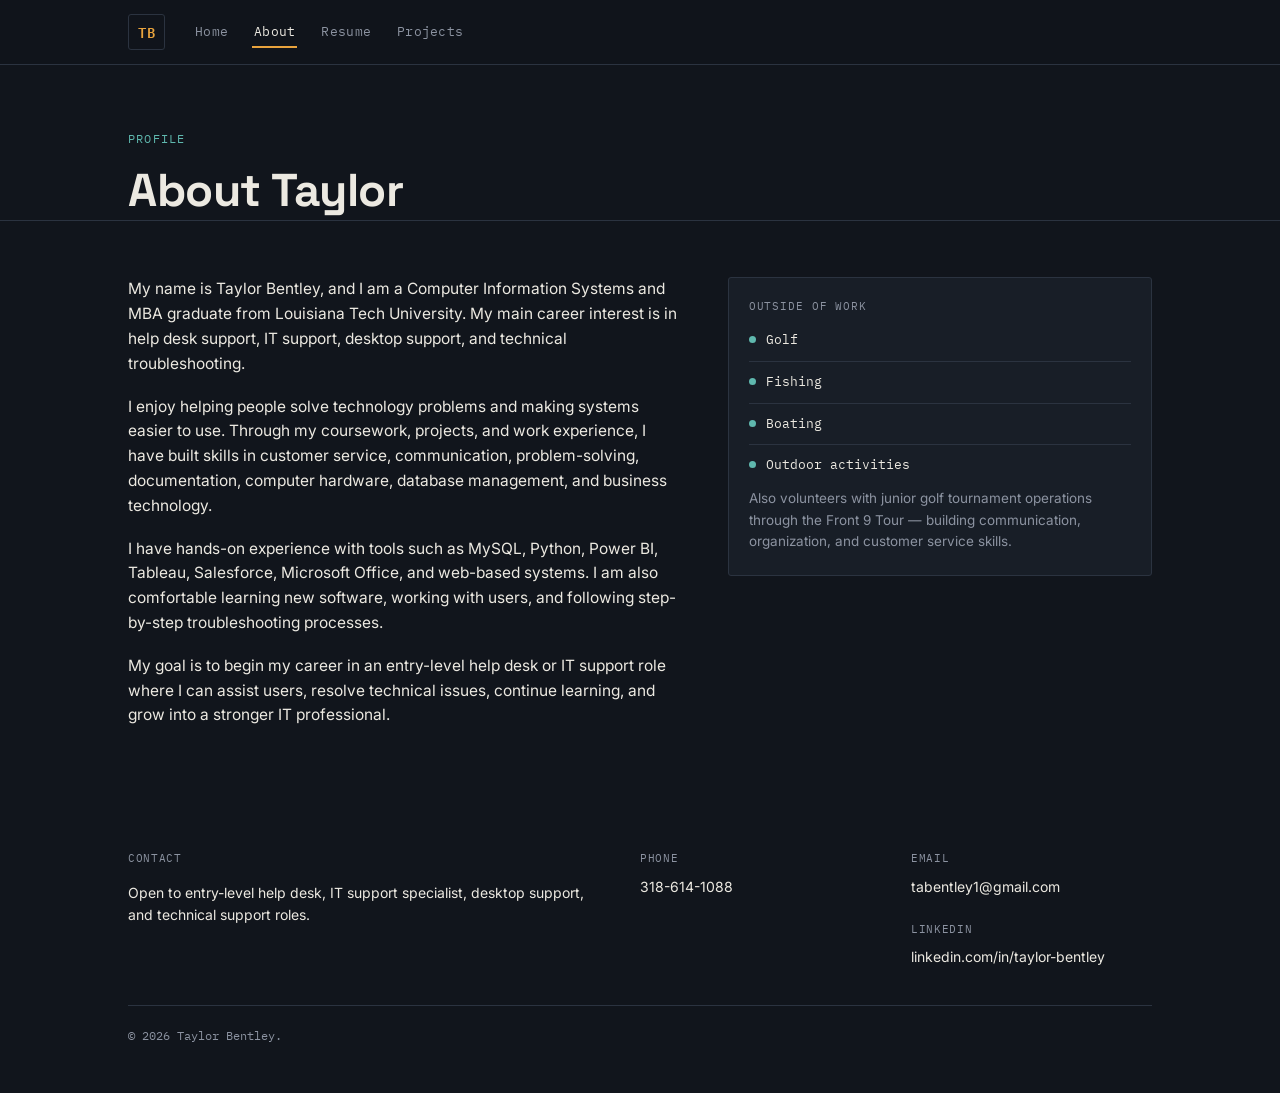
<file: about.html>
<!DOCTYPE html>
<html lang="en">
<head>
<meta charset="UTF-8">
<meta name="viewport" content="width=device-width, initial-scale=1.0">
<title>About — Taylor Bentley</title>
<meta name="description" content="About Taylor Bentley — Computer Information Systems graduate and MBA focused on help desk and IT support.">
<link rel="preconnect" href="https://fonts.googleapis.com">
<link rel="preconnect" href="https://fonts.gstatic.com" crossorigin>
<link href="https://fonts.googleapis.com/css2?family=Space+Grotesk:wght@500;600;700&family=Inter:wght@400;500;600&family=IBM+Plex+Mono:wght@400;500;600&display=swap" rel="stylesheet">
<link rel="stylesheet" href="style.css">
</head>
<body>

<header class="site-header">
  <div class="wrap nav">
    <div class="nav-left">
      <a href="index.html" class="logo">TB</a>
      <ul class="nav-links">
        <li><a href="index.html">Home</a></li>
        <li><a href="about.html" class="is-active">About</a></li>
        <li><a href="resume.html">Resume</a></li>
        <li><a href="projects.html">Projects</a></li>
      </ul>
    </div>
  </div>
</header>

<main>
  <section class="hero" style="padding-bottom: 0;">
    <div class="wrap">
      <span class="eyebrow">Profile</span>
      <h1 class="display" style="font-size: clamp(32px,5vw,46px);">About Taylor</h1>
    </div>
  </section>

  <section class="block">
    <div class="wrap hero-grid">
      <div>
        <p class="body-text">My name is Taylor Bentley, and I am a Computer Information Systems and MBA graduate from Louisiana Tech University. My main career interest is in help desk support, IT support, desktop support, and technical troubleshooting.</p>
        <p class="body-text">I enjoy helping people solve technology problems and making systems easier to use. Through my coursework, projects, and work experience, I have built skills in customer service, communication, problem-solving, documentation, computer hardware, database management, and business technology.</p>
        <p class="body-text">I have hands-on experience with tools such as MySQL, Python, Power BI, Tableau, Salesforce, Microsoft Office, and web-based systems. I am also comfortable learning new software, working with users, and following step-by-step troubleshooting processes.</p>
        <p class="body-text">My goal is to begin my career in an entry-level help desk or IT support role where I can assist users, resolve technical issues, continue learning, and grow into a stronger IT professional.</p>
      </div>

      <div class="status-panel">
        <div class="panel-title"><span>OUTSIDE OF WORK</span></div>
        <ul class="skill-list">
          <li><span class="dot"></span> Golf</li>
          <li><span class="dot"></span> Fishing</li>
          <li><span class="dot"></span> Boating</li>
          <li><span class="dot"></span> Outdoor activities</li>
        </ul>
        <p style="color: var(--text-muted); font-size: 13.5px; margin: 4px 0 14px;">Also volunteers with junior golf tournament operations through the Front 9 Tour — building communication, organization, and customer service skills.</p>
      </div>
    </div>
  </section>
</main>

<footer>
  <div class="wrap">
    <div class="footer-grid" id="contact">
      <div>
        <span class="label">CONTACT</span>
        <p>Open to entry-level help desk, IT support specialist, desktop support, and technical support roles.</p>
      </div>
      <div>
        <span class="label">PHONE</span>
        <a href="tel:3186141088">318-614-1088</a>
      </div>
      <div>
        <span class="label">EMAIL</span>
        <a href="mailto:tabentley1@gmail.com">tabentley1@gmail.com</a><br><br>
        <span class="label">LINKEDIN</span>
        <a href="https://www.linkedin.com/in/taylor-bentley-a34ab1236/" target="_blank" rel="noopener">linkedin.com/in/taylor-bentley</a>
      </div>
    </div>
    <div class="copyright">© 2026 Taylor Bentley.</div>
  </div>
</footer>

</body>
</html>
</file>
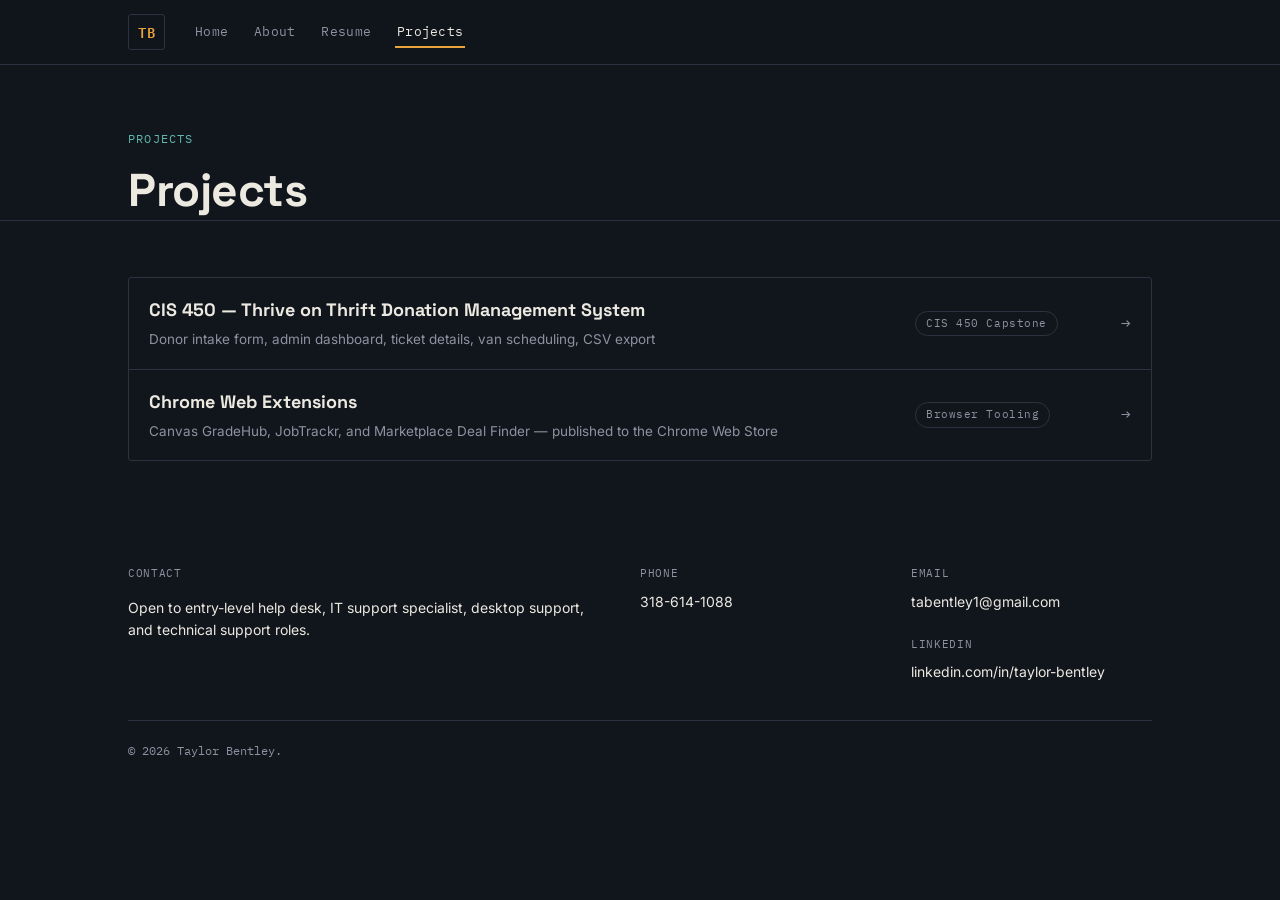
<file: projects.html>
<!DOCTYPE html>
<html lang="en">
<head>
<meta charset="UTF-8">
<meta name="viewport" content="width=device-width, initial-scale=1.0">
<title>Projects — Taylor Bentley</title>
<meta name="description" content="Projects by Taylor Bentley — the Thrive on Thrift donation management system and Chrome web extension.">
<link rel="preconnect" href="https://fonts.googleapis.com">
<link rel="preconnect" href="https://fonts.gstatic.com" crossorigin>
<link href="https://fonts.googleapis.com/css2?family=Space+Grotesk:wght@500;600;700&family=Inter:wght@400;500;600&family=IBM+Plex+Mono:wght@400;500;600&display=swap" rel="stylesheet">
<link rel="stylesheet" href="style.css">
</head>
<body>

<header class="site-header">
  <div class="wrap nav">
    <div class="nav-left">
      <a href="index.html" class="logo">TB</a>
      <ul class="nav-links">
        <li><a href="index.html">Home</a></li>
        <li><a href="about.html">About</a></li>
        <li><a href="resume.html">Resume</a></li>
        <li><a href="projects.html" class="is-active">Projects</a></li>
      </ul>
    </div>
  </div>
</header>

<main>
  <section class="hero" style="padding-bottom: 0;">
    <div class="wrap">
      <span class="eyebrow">Projects</span>
      <h1 class="display" style="font-size: clamp(32px,5vw,46px);">Projects</h1>
    </div>
  </section>

  <section class="block">
    <div class="wrap">
      <div class="queue">
        <a class="queue-row" href="thrift.html">
          <span class="queue-title">
            <h3>CIS 450 — Thrive on Thrift Donation Management System</h3>
            <p>Donor intake form, admin dashboard, ticket details, van scheduling, CSV export</p>
          </span>
          <span class="cat-pill">CIS 450 Capstone</span>
          <span class="queue-arrow">→</span>
        </a>
        <a class="queue-row" href="chrome-extensions.html">
          <span class="queue-title">
            <h3>Chrome Web Extensions</h3>
            <p>Canvas GradeHub, JobTrackr, and Marketplace Deal Finder — published to the Chrome Web Store</p>
          </span>
          <span class="cat-pill">Browser Tooling</span>
          <span class="queue-arrow">→</span>
        </a>
        </a>
      </div>
    </div>
  </section>
</main>

<footer>
  <div class="wrap">
    <div class="footer-grid" id="contact">
      <div>
        <span class="label">CONTACT</span>
        <p>Open to entry-level help desk, IT support specialist, desktop support, and technical support roles.</p>
      </div>
      <div>
        <span class="label">PHONE</span>
        <a href="tel:3186141088">318-614-1088</a>
      </div>
      <div>
        <span class="label">EMAIL</span>
        <a href="mailto:tabentley1@gmail.com">tabentley1@gmail.com</a><br><br>
        <span class="label">LINKEDIN</span>
        <a href="https://www.linkedin.com/in/taylor-bentley-a34ab1236/" target="_blank" rel="noopener">linkedin.com/in/taylor-bentley</a>
      </div>
    </div>
    <div class="copyright">© 2026 Taylor Bentley.</div>
  </div>
</footer>

</body>
</html>
</file>
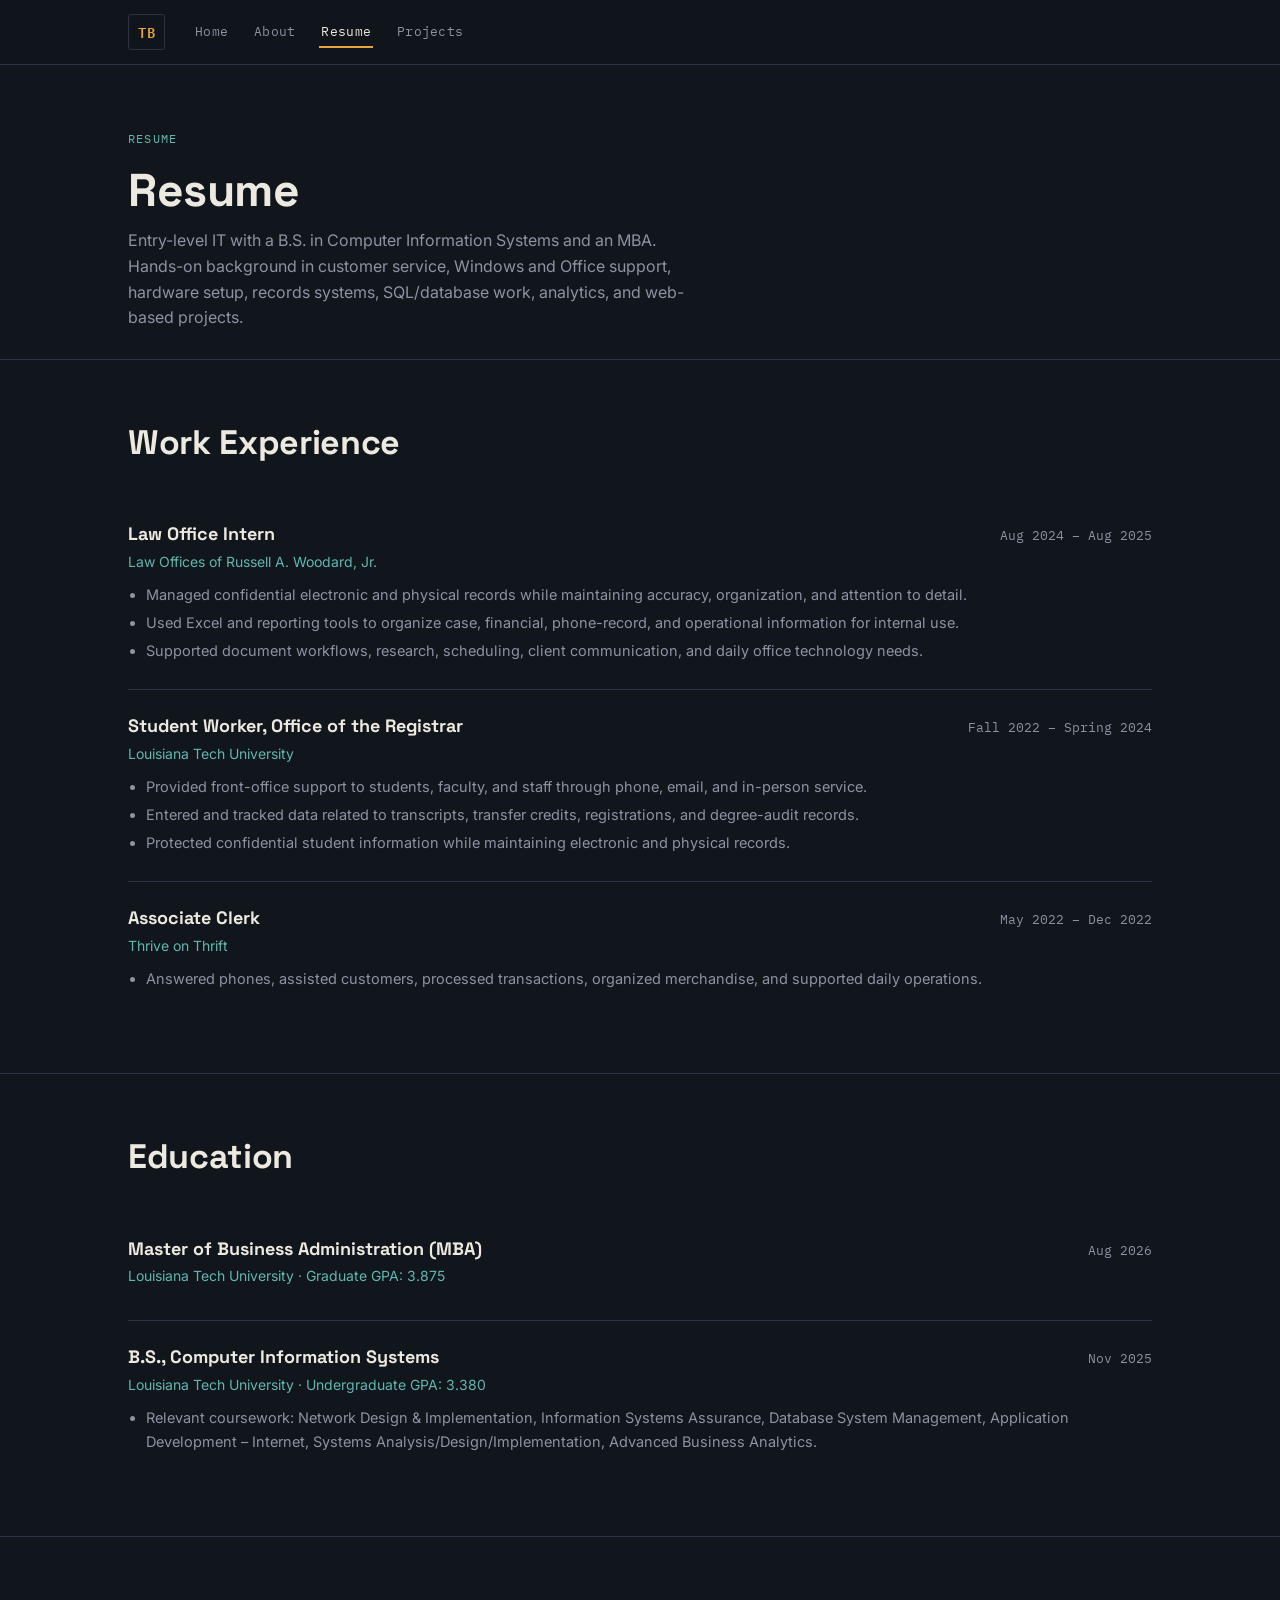
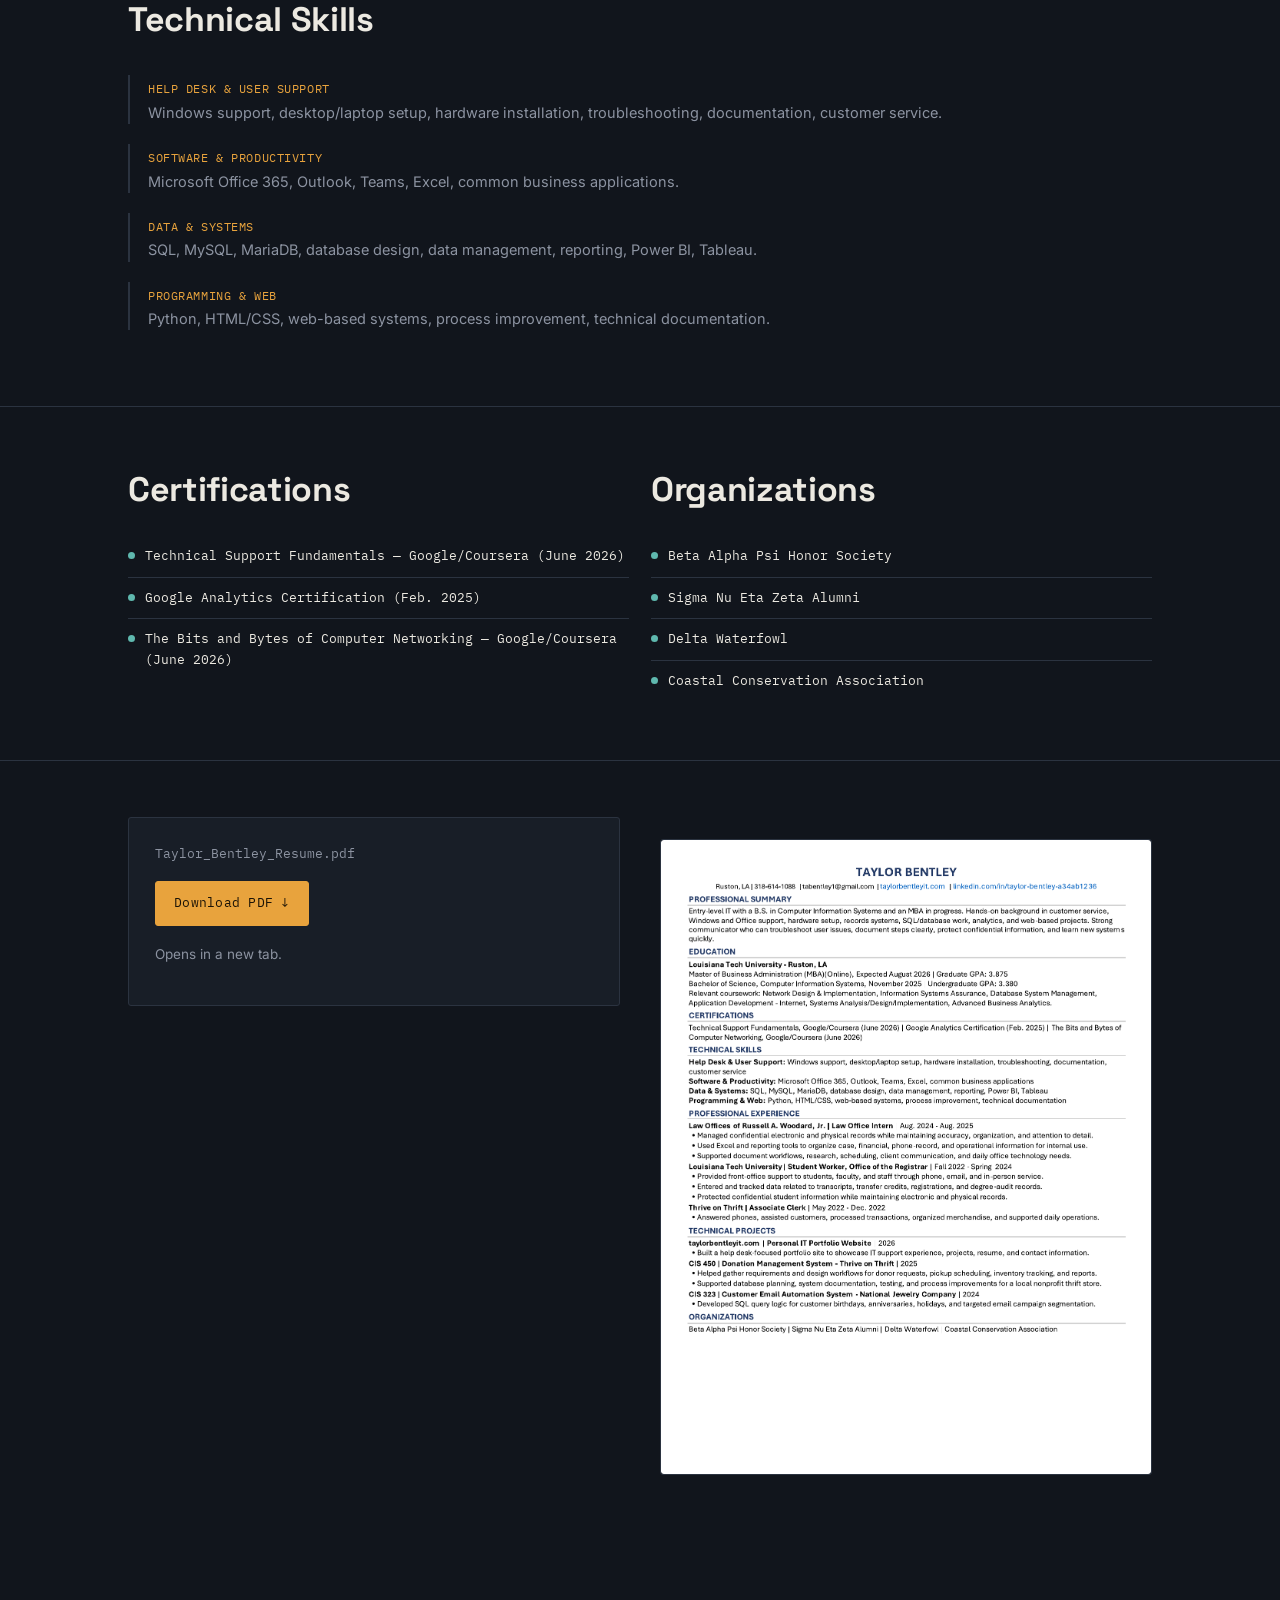
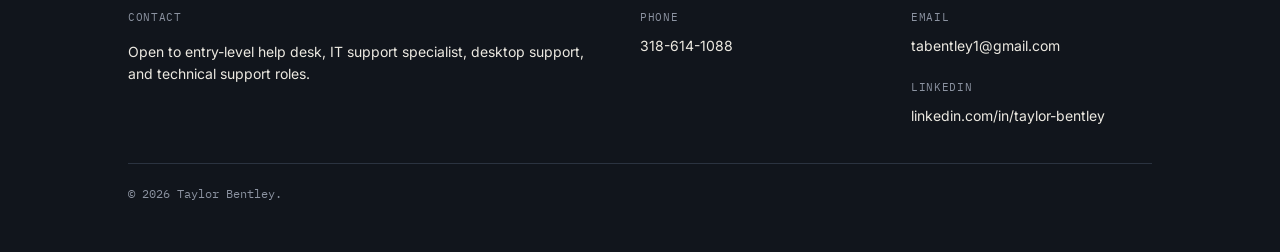
<file: resume.html>
<!DOCTYPE html>
<html lang="en">
<head>
<meta charset="UTF-8">
<meta name="viewport" content="width=device-width, initial-scale=1.0">
<title>Resume — Taylor Bentley</title>
<meta name="description" content="Taylor Bentley's resume — Computer Information Systems graduate and MBA.">
<link rel="preconnect" href="https://fonts.googleapis.com">
<link rel="preconnect" href="https://fonts.gstatic.com" crossorigin>
<link href="https://fonts.googleapis.com/css2?family=Space+Grotesk:wght@500;600;700&family=Inter:wght@400;500;600&family=IBM+Plex+Mono:wght@400;500;600&display=swap" rel="stylesheet">
<link rel="stylesheet" href="style.css">
</head>
<body>

<header class="site-header">
  <div class="wrap nav">
    <div class="nav-left">
      <a href="index.html" class="logo">TB</a>
      <ul class="nav-links">
        <li><a href="index.html">Home</a></li>
        <li><a href="about.html">About</a></li>
        <li><a href="resume.html" class="is-active">Resume</a></li>
        <li><a href="projects.html">Projects</a></li>
      </ul>
    </div>
  </div>
</header>

<main>
  <section class="hero" style="padding-bottom: 0;">
    <div class="wrap">
      <span class="eyebrow">Resume</span>
      <h1 class="display" style="font-size: clamp(32px,5vw,46px);">Resume</h1>
      <p class="lede" style="margin-top: 14px;">Entry-level IT with a B.S. in Computer Information Systems and an MBA. Hands-on background in customer service, Windows and Office support, hardware setup, records systems, SQL/database work, analytics, and web-based projects.</p>
    </div>
  </section>

  <section class="block">
    <div class="wrap">
      <h2 class="section-title">Work Experience</h2>

      <div class="exp-item">
        <div class="exp-head">
          <h3>Law Office Intern</h3>
          <span class="exp-dates">Aug 2024 – Aug 2025</span>
        </div>
        <p class="exp-company">Law Offices of Russell A. Woodard, Jr.</p>
        <ul>
          <li>Managed confidential electronic and physical records while maintaining accuracy, organization, and attention to detail.</li>
          <li>Used Excel and reporting tools to organize case, financial, phone-record, and operational information for internal use.</li>
          <li>Supported document workflows, research, scheduling, client communication, and daily office technology needs.</li>
        </ul>
      </div>

      <div class="exp-item">
        <div class="exp-head">
          <h3>Student Worker, Office of the Registrar</h3>
          <span class="exp-dates">Fall 2022 – Spring 2024</span>
        </div>
        <p class="exp-company">Louisiana Tech University</p>
        <ul>
          <li>Provided front-office support to students, faculty, and staff through phone, email, and in-person service.</li>
          <li>Entered and tracked data related to transcripts, transfer credits, registrations, and degree-audit records.</li>
          <li>Protected confidential student information while maintaining electronic and physical records.</li>
        </ul>
      </div>

      <div class="exp-item">
        <div class="exp-head">
          <h3>Associate Clerk</h3>
          <span class="exp-dates">May 2022 – Dec 2022</span>
        </div>
        <p class="exp-company">Thrive on Thrift</p>
        <ul>
          <li>Answered phones, assisted customers, processed transactions, organized merchandise, and supported daily operations.</li>
        </ul>
      </div>
    </div>
  </section>

  <section class="block">
    <div class="wrap">
      <h2 class="section-title">Education</h2>

      <div class="exp-item">
        <div class="exp-head">
          <h3>Master of Business Administration (MBA)</h3>
          <span class="exp-dates">Aug 2026</span>
        </div>
        <p class="exp-company">Louisiana Tech University · Graduate GPA: 3.875</p>
      </div>

      <div class="exp-item">
        <div class="exp-head">
          <h3>B.S., Computer Information Systems</h3>
          <span class="exp-dates">Nov 2025</span>
        </div>
        <p class="exp-company">Louisiana Tech University · Undergraduate GPA: 3.380</p>
        <ul>
          <li>Relevant coursework: Network Design &amp; Implementation, Information Systems Assurance, Database System Management, Application Development – Internet, Systems Analysis/Design/Implementation, Advanced Business Analytics.</li>
        </ul>
      </div>
    </div>
  </section>

  <section class="block">
    <div class="wrap">
      <h2 class="section-title">Technical Skills</h2>
      <div class="milestone">
        <span class="label">HELP DESK &amp; USER SUPPORT</span>
        <p>Windows support, desktop/laptop setup, hardware installation, troubleshooting, documentation, customer service.</p>
      </div>
      <div class="milestone">
        <span class="label">SOFTWARE &amp; PRODUCTIVITY</span>
        <p>Microsoft Office 365, Outlook, Teams, Excel, common business applications.</p>
      </div>
      <div class="milestone">
        <span class="label">DATA &amp; SYSTEMS</span>
        <p>SQL, MySQL, MariaDB, database design, data management, reporting, Power BI, Tableau.</p>
      </div>
      <div class="milestone">
        <span class="label">PROGRAMMING &amp; WEB</span>
        <p>Python, HTML/CSS, web-based systems, process improvement, technical documentation.</p>
      </div>
    </div>
  </section>

  <section class="block">
    <div class="wrap col-2">
      <div>
        <h2 class="section-title">Certifications</h2>
        <ul class="skill-list">
          <li><span class="dot"></span> Technical Support Fundamentals — Google/Coursera (June 2026)</li>
          <li><span class="dot"></span> Google Analytics Certification (Feb. 2025)</li>
          <li><span class="dot"></span> The Bits and Bytes of Computer Networking — Google/Coursera (June 2026)</li>
        </ul>
      </div>
      <div>
        <h2 class="section-title">Organizations</h2>
        <ul class="skill-list">
          <li><span class="dot"></span> Beta Alpha Psi Honor Society</li>
          <li><span class="dot"></span> Sigma Nu Eta Zeta Alumni</li>
          <li><span class="dot"></span> Delta Waterfowl</li>
          <li><span class="dot"></span> Coastal Conservation Association</li>
        </ul>
      </div>
    </div>
  </section>

  <section class="block">
    <div class="wrap resume-grid">
      <div class="resume-pdf-card">
        <div class="filename">Taylor_Bentley_Resume.pdf</div>
        <a class="btn primary" href="Taylor_Bentley_Resume.pdf" target="_blank" rel="noopener">Download PDF ↓</a>
        <p style="color: var(--text-muted); font-size: 13.5px; margin-top: 18px;">Opens in a new tab.</p>
      </div>
      <div class="shot">
        <img src="resume-preview.png" alt="Preview of Taylor Bentley's resume">
      </div>
    </div>
  </section>
</main>

<footer>
  <div class="wrap">
    <div class="footer-grid" id="contact">
      <div>
        <span class="label">CONTACT</span>
        <p>Open to entry-level help desk, IT support specialist, desktop support, and technical support roles.</p>
      </div>
      <div>
        <span class="label">PHONE</span>
        <a href="tel:3186141088">318-614-1088</a>
      </div>
      <div>
        <span class="label">EMAIL</span>
        <a href="mailto:tabentley1@gmail.com">tabentley1@gmail.com</a><br><br>
        <span class="label">LINKEDIN</span>
        <a href="https://www.linkedin.com/in/taylor-bentley-a34ab1236/" target="_blank" rel="noopener">linkedin.com/in/taylor-bentley</a>
      </div>
    </div>
    <div class="copyright">© 2026 Taylor Bentley.</div>
  </div>
</footer>

</body>
</html>
</file>
<file: style.css>
/* ===================================================================
   Taylor Bentley — Portfolio
   Design language: a clean admin-tool aesthetic — mono labels,
   hairline rules, and dashboard-style structure.
   =================================================================== */

:root {
  /* Color */
  --bg: #11151c;
  --surface: #181e27;
  --surface-2: #1f2731;
  --border: #2b3340;
  --text: #ECE9E1;
  --text-muted: #8C93A1;
  --accent: #E8A33D;       /* "in progress" amber — primary CTA */
  --accent-soft: #E8A33D26;
  --accent-2: #5FB8AE;     /* "resolved" teal — secondary */
  --accent-2-soft: #5FB8AE22;
  --danger: #D9695F;

  /* Type */
  --font-display: 'Space Grotesk', 'Segoe UI', sans-serif;
  --font-body: 'Inter', 'Segoe UI', sans-serif;
  --font-mono: 'IBM Plex Mono', 'Courier New', monospace;

  /* Layout */
  --maxw: 1080px;
  --radius: 3px;
}

* { box-sizing: border-box; }

html { scroll-behavior: smooth; }

body {
  margin: 0;
  background: var(--bg);
  color: var(--text);
  font-family: var(--font-body);
  font-size: 16px;
  line-height: 1.6;
  -webkit-font-smoothing: antialiased;
}

a { color: inherit; text-decoration: none; }

img { max-width: 100%; display: block; border-radius: var(--radius); }

.wrap {
  max-width: var(--maxw);
  margin: 0 auto;
  padding: 0 28px;
}

:focus-visible {
  outline: 2px solid var(--accent);
  outline-offset: 2px;
}

@media (prefers-reduced-motion: reduce) {
  * { animation: none !important; transition: none !important; }
  html { scroll-behavior: auto; }
}

/* ---------- header / nav ---------- */

.site-header {
  position: sticky;
  top: 0;
  z-index: 50;
  background: rgba(17, 21, 28, 0.92);
  backdrop-filter: blur(6px);
  border-bottom: 1px solid var(--border);
}

.nav {
  display: flex;
  align-items: center;
  justify-content: space-between;
  height: 64px;
}

.nav-left {
  display: flex;
  align-items: center;
  gap: 28px;
}

.logo {
  font-family: var(--font-mono);
  font-weight: 600;
  font-size: 14px;
  letter-spacing: 0.04em;
  border: 1px solid var(--border);
  padding: 6px 9px;
  border-radius: var(--radius);
  color: var(--accent);
}

.nav-links {
  display: flex;
  gap: 22px;
  list-style: none;
  margin: 0;
  padding: 0;
  font-family: var(--font-mono);
  font-size: 13px;
  letter-spacing: 0.02em;
}

.nav-links a {
  color: var(--text-muted);
  padding: 6px 2px;
  border-bottom: 2px solid transparent;
  transition: color 0.15s ease, border-color 0.15s ease;
}

.nav-links a:hover { color: var(--text); }

.nav-links a.is-active {
  color: var(--text);
  border-bottom-color: var(--accent);
}

.nav-toggle { display: none; }

/* ---------- section eyebrow (signature element) ---------- */

.eyebrow {
  display: block;
  font-family: var(--font-mono);
  font-size: 12px;
  letter-spacing: 0.1em;
  color: var(--accent-2);
  margin-bottom: 18px;
  text-transform: uppercase;
}

.cat-pill {
  font-family: var(--font-mono);
  font-size: 11px;
  letter-spacing: 0.05em;
  padding: 3px 10px;
  border-radius: 999px;
  border: 1px solid var(--border);
  color: var(--text-muted);
  white-space: nowrap;
}

/* ---------- hero ---------- */

.hero {
  position: relative;
  overflow: hidden;
  padding: 64px 0 56px;
  border-bottom: 1px solid var(--border);
}

#particles-canvas {
  position: absolute;
  inset: 0;
  width: 100%;
  height: 100%;
  z-index: 0;
  pointer-events: none;
}

.hero-grid {
  position: relative;
  z-index: 1;
  display: grid;
  grid-template-columns: 1.3fr 1fr;
  gap: 48px;
  align-items: start;
}

.hero > .wrap {
  position: relative;
  z-index: 1;
}

.avatar-link { display: inline-block; margin-bottom: 20px; }

.avatar {
  width: 92px;
  height: 92px;
  border-radius: 50%;
  object-fit: cover;
  border: 2px solid var(--border);
  transition: border-color 0.15s ease;
}

.avatar-link:hover .avatar { border-color: var(--accent-2); }

h1.display {
  font-family: var(--font-display);
  font-size: clamp(38px, 6vw, 60px);
  line-height: 1.05;
  margin: 0 0 6px;
  letter-spacing: -0.01em;
}

.role-line {
  font-family: var(--font-mono);
  color: var(--accent-2);
  font-size: 15px;
  margin: 0 0 22px;
}

.lede {
  color: var(--text-muted);
  font-size: 16px;
  max-width: 56ch;
  margin: 0 0 28px;
}

.cta-row { display: flex; gap: 14px; flex-wrap: wrap; }

.btn {
  font-family: var(--font-mono);
  font-size: 13px;
  letter-spacing: 0.02em;
  padding: 11px 18px;
  border-radius: var(--radius);
  border: 1px solid var(--border);
  display: inline-flex;
  align-items: center;
  gap: 6px;
  transition: border-color 0.15s ease, background 0.15s ease, transform 0.1s ease;
}

.btn:hover { transform: translateY(-1px); }

.btn.primary {
  background: var(--accent);
  color: #1b1306;
  border-color: var(--accent);
}

.btn.primary:hover { background: #f3ad44; }

.btn.ghost {
  color: var(--text);
}

.btn.ghost:hover { border-color: var(--accent-2); color: var(--accent-2); }

/* status / skills panel */

.status-panel {
  background: var(--surface);
  border: 1px solid var(--border);
  border-radius: var(--radius);
  padding: 20px 20px 8px;
}

.status-panel .panel-title {
  font-family: var(--font-mono);
  font-size: 11px;
  letter-spacing: 0.08em;
  color: var(--text-muted);
  margin-bottom: 14px;
  display: flex;
  justify-content: space-between;
}

.skill-list {
  list-style: none;
  margin: 0 0 12px;
  padding: 0;
  display: flex;
  flex-direction: column;
  gap: 10px;
}

.skill-list li {
  display: flex;
  align-items: flex-start;
  gap: 10px;
  font-family: var(--font-mono);
  font-size: 13px;
  padding-bottom: 10px;
  border-bottom: 1px solid var(--border);
}

.skill-list li:last-child { border-bottom: none; padding-bottom: 0; }

.dot {
  width: 7px;
  height: 7px;
  min-width: 7px;
  border-radius: 50%;
  background: var(--accent-2);
  margin-top: 6px;
}

/* ---------- generic section ---------- */

section.block {
  padding: 56px 0;
  border-bottom: 1px solid var(--border);
}

section.block:last-of-type { border-bottom: none; }

h2.section-title {
  font-family: var(--font-display);
  font-size: clamp(26px, 3.4vw, 34px);
  margin: 0 0 28px;
  letter-spacing: -0.01em;
}

.col-3 {
  display: grid;
  grid-template-columns: repeat(3, 1fr);
  gap: 22px;
}

.col-2 {
  display: grid;
  grid-template-columns: 1fr 1fr;
  gap: 22px;
}

.card {
  background: var(--surface);
  border: 1px solid var(--border);
  border-radius: var(--radius);
  padding: 22px;
}

.card .tag {
  font-family: var(--font-mono);
  font-size: 11px;
  color: var(--accent);
  letter-spacing: 0.06em;
  display: block;
  margin-bottom: 10px;
}

.card h3 {
  font-family: var(--font-display);
  font-size: 19px;
  margin: 0 0 8px;
}

.card p { color: var(--text-muted); font-size: 14.5px; margin: 0; }

p.body-text {
  color: var(--text);
  max-width: 70ch;
  margin: 0 0 18px;
  font-size: 15.5px;
}

/* ---------- project list ---------- */

.queue {
  border: 1px solid var(--border);
  border-radius: var(--radius);
  overflow: hidden;
}

.queue-row {
  display: grid;
  grid-template-columns: 1fr 170px 30px;
  align-items: center;
  gap: 16px;
  padding: 18px 20px;
  border-bottom: 1px solid var(--border);
  transition: background 0.15s ease;
}

.queue-row:last-child { border-bottom: none; }

.queue-row:hover { background: var(--surface); }

.queue-row .cat-pill { justify-self: start; }

.queue-title h3 {
  font-family: var(--font-display);
  font-size: 18px;
  margin: 0 0 4px;
}

.queue-title p {
  color: var(--text-muted);
  font-size: 13.5px;
  margin: 0;
}

.queue-arrow {
  font-family: var(--font-mono);
  color: var(--text-muted);
  justify-self: end;
  transition: color 0.15s ease, transform 0.15s ease;
}

.queue-row:hover .queue-arrow { color: var(--accent); transform: translateX(2px); }

/* ---------- project detail ---------- */

.meta-row {
  display: flex;
  gap: 24px;
  flex-wrap: wrap;
  font-family: var(--font-mono);
  font-size: 12.5px;
  color: var(--text-muted);
  margin-bottom: 30px;
  padding-bottom: 24px;
  border-bottom: 1px solid var(--border);
}

.meta-row strong { color: var(--text); display: block; font-family: var(--font-body); font-size: 14px; margin-top: 2px; }

.shot {
  border: 1px solid var(--border);
  border-radius: var(--radius);
  overflow: hidden;
  margin: 22px 0 30px;
  background: var(--surface);
}

.shot img { display: block; }

.shot.split {
  display: grid;
  grid-template-columns: 1fr 1fr;
}

.shot.split img { height: 100%; object-fit: cover; }

.milestone {
  border-left: 2px solid var(--border);
  padding-left: 18px;
  margin-bottom: 20px;
}

.milestone .label {
  font-family: var(--font-mono);
  font-size: 11.5px;
  color: var(--accent);
  letter-spacing: 0.05em;
}

.milestone h4 { margin: 4px 0 6px; font-family: var(--font-display); font-size: 17px; }
.milestone p { margin: 0; color: var(--text-muted); font-size: 14.5px; }

.link-row { display: flex; gap: 14px; flex-wrap: wrap; margin: 18px 0 0; }

/* ---------- work experience ---------- */

.exp-item {
  padding: 22px 0;
  border-bottom: 1px solid var(--border);
}

.exp-item:first-child { padding-top: 0; }
.exp-item:last-child { border-bottom: none; }

.exp-head {
  display: flex;
  justify-content: space-between;
  align-items: baseline;
  flex-wrap: wrap;
  gap: 8px;
  margin-bottom: 2px;
}

.exp-head h3 {
  font-family: var(--font-display);
  font-size: 18px;
  margin: 0;
}

.exp-dates {
  font-family: var(--font-mono);
  font-size: 12.5px;
  color: var(--text-muted);
  white-space: nowrap;
}

.exp-company {
  color: var(--accent-2);
  font-size: 14px;
  margin: 0 0 10px;
}

.exp-item ul {
  margin: 0;
  padding-left: 18px;
  color: var(--text-muted);
  font-size: 14.5px;
  line-height: 1.65;
}

.exp-item li { margin-bottom: 4px; }

/* ---------- resume page ---------- */

.resume-grid {
  display: grid;
  grid-template-columns: 1fr 1fr;
  gap: 40px;
  align-items: start;
}

.resume-pdf-card {
  background: var(--surface);
  border: 1px solid var(--border);
  border-radius: var(--radius);
  padding: 26px;
}

.resume-pdf-card .filename {
  font-family: var(--font-mono);
  font-size: 13px;
  color: var(--text-muted);
  margin-bottom: 16px;
}

/* ---------- footer ---------- */

footer {
  padding: 48px 0;
}

.footer-grid {
  display: grid;
  grid-template-columns: 2fr 1fr 1fr;
  gap: 30px;
  font-size: 14px;
}

.footer-grid .label {
  font-family: var(--font-mono);
  font-size: 11px;
  color: var(--text-muted);
  letter-spacing: 0.06em;
  margin-bottom: 8px;
  display: block;
}

.footer-grid a:hover { color: var(--accent-2); }

.copyright {
  margin-top: 36px;
  padding-top: 20px;
  border-top: 1px solid var(--border);
  font-family: var(--font-mono);
  font-size: 12px;
  color: var(--text-muted);
}

/* ---------- responsive ---------- */

@media (max-width: 760px) {
  .nav { height: auto; flex-wrap: wrap; padding: 10px 0; gap: 10px; }
  .nav-left { width: 100%; justify-content: space-between; }
  .nav-links { gap: 14px; font-size: 12px; overflow-x: auto; }
  .hero-grid, .resume-grid, .col-3, .col-2 { grid-template-columns: 1fr; }
  .queue-row { grid-template-columns: 1fr 28px; }
  .queue-row .cat-pill { display: none; }
  .shot.split { grid-template-columns: 1fr; }
  .footer-grid { grid-template-columns: 1fr; }
  .exp-head { flex-direction: column; align-items: flex-start; gap: 2px; }
}
</file>
